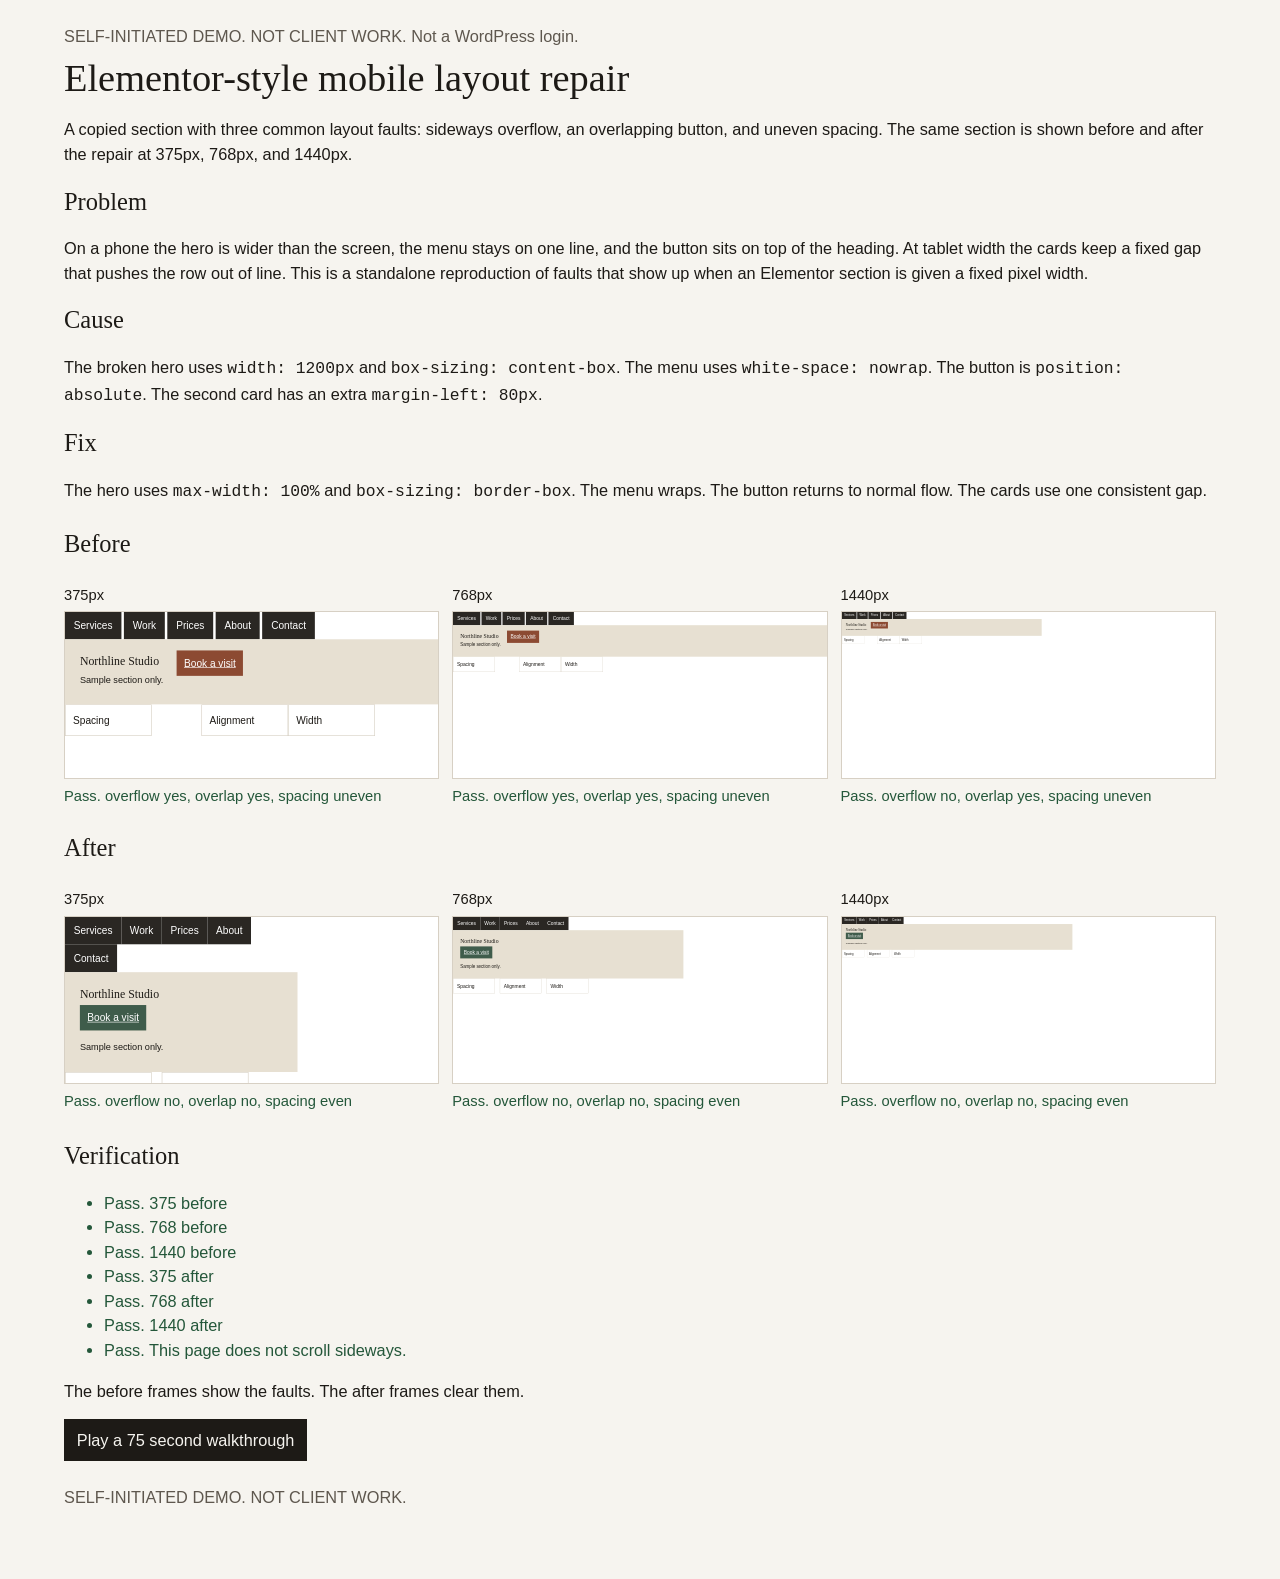
<file: index.html>
<!DOCTYPE html>
<html lang="en">
<head>
  <meta charset="utf-8">
  <meta name="viewport" content="width=device-width, initial-scale=1">
  <title>SELF-INITIATED DEMO — Elementor-style mobile layout repair</title>
  <link rel="stylesheet" href="styles.css">
</head>
<body>
  <a class="skip" href="#main">Skip to content</a>
  <header class="top">
    <p class="label">SELF-INITIATED DEMO. NOT CLIENT WORK. Not a WordPress login.</p>
    <h1>Elementor-style mobile layout repair</h1>
    <p>A copied section with three common layout faults: sideways overflow, an overlapping button, and uneven spacing. The same section is shown before and after the repair at 375px, 768px, and 1440px.</p>
  </header>
  <main id="main">
    <section class="wrap">
      <h2>Problem</h2>
      <p>On a phone the hero is wider than the screen, the menu stays on one line, and the button sits on top of the heading. At tablet width the cards keep a fixed gap that pushes the row out of line. This is a standalone reproduction of faults that show up when an Elementor section is given a fixed pixel width.</p>
      <h2>Cause</h2>
      <p>The broken hero uses <code>width: 1200px</code> and <code>box-sizing: content-box</code>. The menu uses <code>white-space: nowrap</code>. The button is <code>position: absolute</code>. The second card has an extra <code>margin-left: 80px</code>.</p>
      <h2>Fix</h2>
      <p>The hero uses <code>max-width: 100%</code> and <code>box-sizing: border-box</code>. The menu wraps. The button returns to normal flow. The cards use one consistent gap.</p>
    </section>
    <section class="wrap">
      <h2>Before</h2>
      <div class="board" id="before-board" data-mode="broken"></div>
      <h2>After</h2>
      <div class="board" id="after-board" data-mode="fixed"></div>
    </section>
    <section class="wrap">
      <h2>Verification</h2>
      <ul id="checks"></ul>
      <p id="summary"></p>
      <button type="button" id="play">Play a 75 second walkthrough</button>
      <p id="walk" aria-live="polite"></p>
    </section>
  </main>
  <footer class="wrap">
    <p>SELF-INITIATED DEMO. NOT CLIENT WORK.</p>
  </footer>
  <template id="site-template">
    <div class="site">
      <nav>
        <a href="#main">Services</a>
        <a href="#main">Work</a>
        <a href="#main">Prices</a>
        <a href="#main">About</a>
        <a href="#main">Contact</a>
      </nav>
      <div class="hero">
        <h3 class="title">Northline Studio</h3>
        <a class="cta" href="#main">Book a visit</a>
        <p>Sample section only.</p>
      </div>
      <div class="cards">
        <article>Spacing</article>
        <article class="shift">Alignment</article>
        <article>Width</article>
      </div>
    </div>
  </template>
  <script src="check.js"></script>
</body>
</html>
</file>
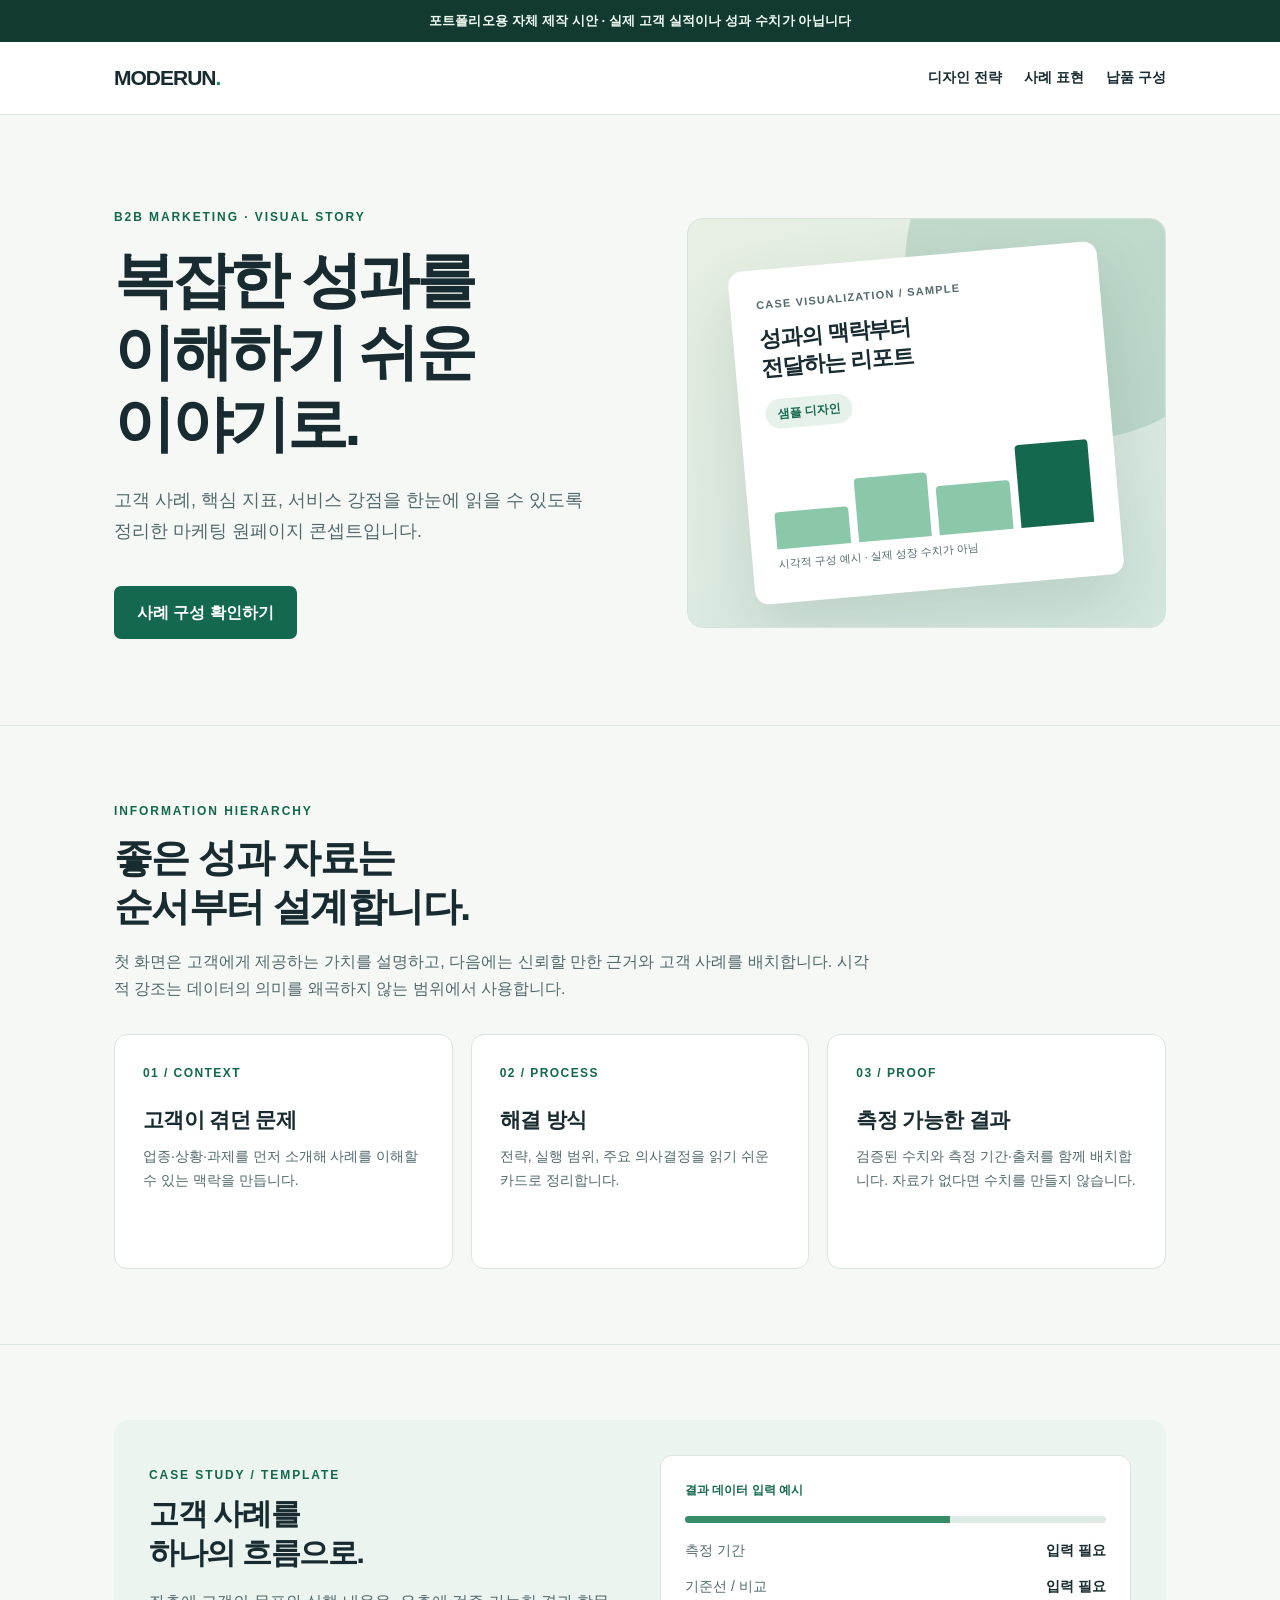
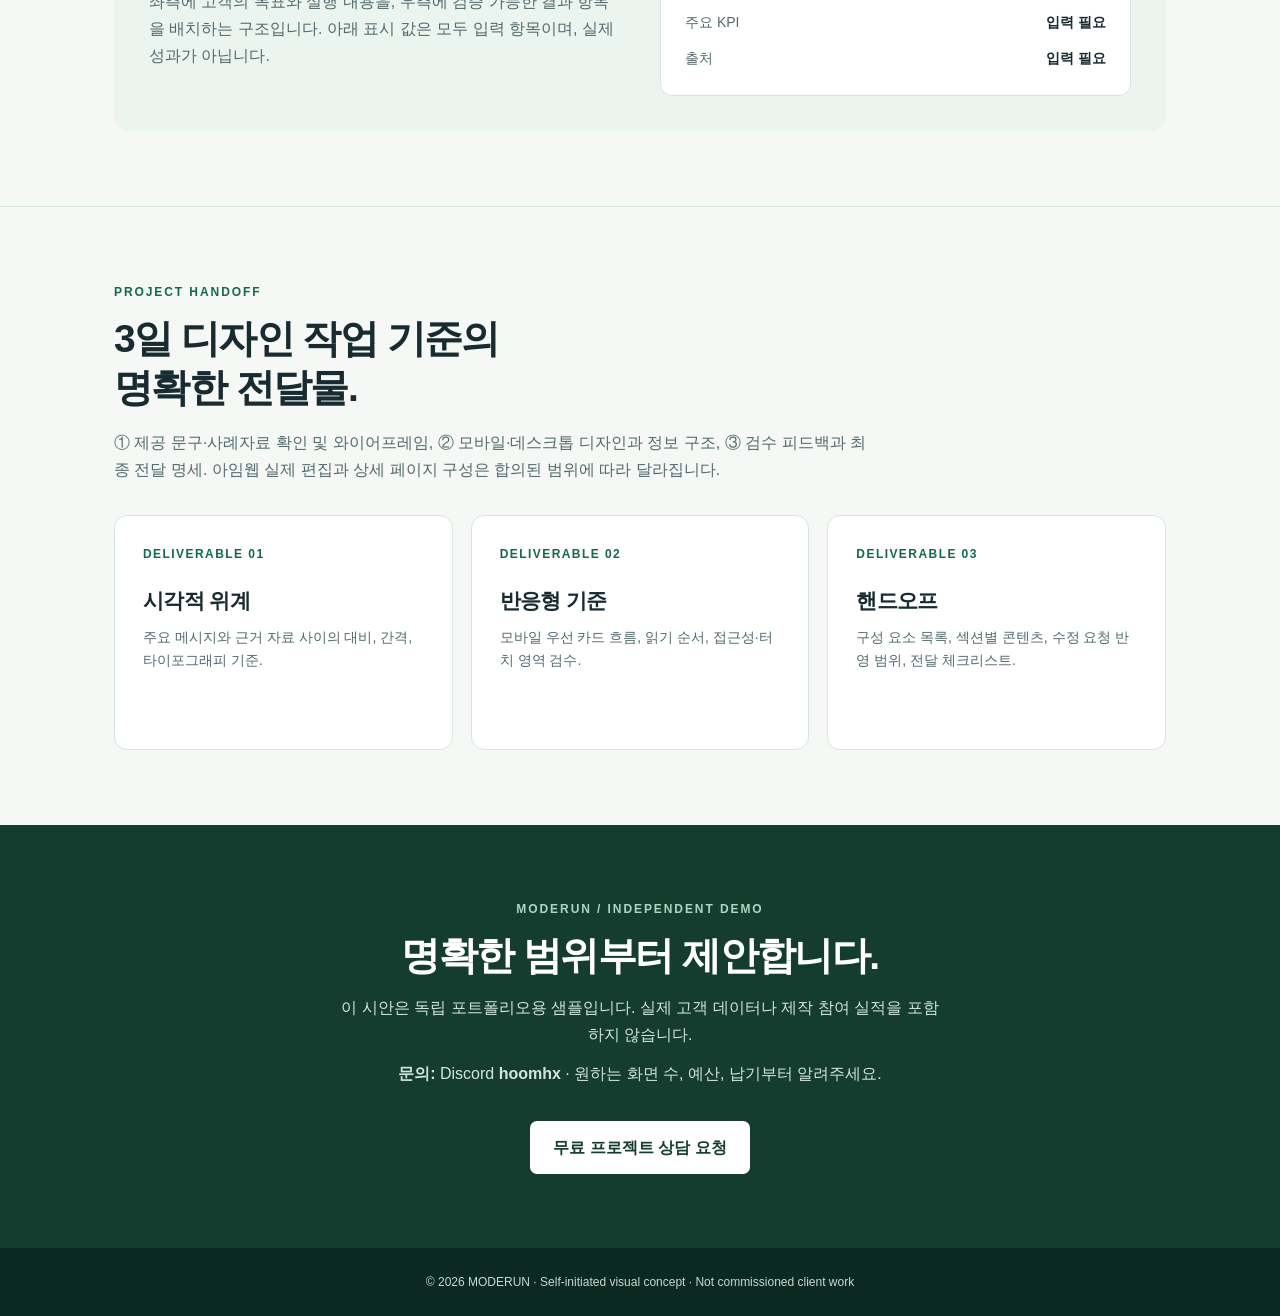
<file: samples/marketing-onepage-concept.html>
<!doctype html>
<html lang="ko">
<head>
<meta charset="utf-8">
<meta name="viewport" content="width=device-width, initial-scale=1">
<meta name="robots" content="noindex,nofollow">
<title>마케팅 성과형 원페이지 — 독립 콘셉트 샘플 | MODERUN</title>
<style>
:root{--ink:#182b30;--muted:#52696d;--line:#d9e5e1;--canvas:#f5f8f4;--accent:#14684f;--soft:#e6f2e9;--white:#fff}
*{box-sizing:border-box}
html{scroll-behavior:smooth}
body{margin:0;color:var(--ink);background:var(--canvas);font:16px/1.7 -apple-system,BlinkMacSystemFont,"Malgun Gothic",sans-serif}
a{color:inherit}
.skip{position:absolute;top:-100px;left:16px;background:#fff;padding:10px;z-index:99}
.skip:focus{top:16px}
.banner{background:#123a30;color:#f4fff6;padding:10px 22px;text-align:center;font-size:13px;font-weight:600;letter-spacing:.01em}
.wrap{max-width:1100px;margin:auto;padding:0 24px}
header{background:var(--white);border-bottom:1px solid var(--line)}
header .wrap{min-height:72px;display:flex;justify-content:space-between;align-items:center;gap:18px}
.brand{font-size:21px;font-weight:850;letter-spacing:-1px;text-decoration:none}
nav{display:flex;gap:22px;font-size:14px;font-weight:650}
nav a{text-decoration:none}
nav a:hover{text-decoration:underline;text-underline-offset:4px}
.hero{padding:92px 0 86px}
.grid{display:grid;grid-template-columns:1.03fr .97fr;align-items:center;gap:64px}
.eyebrow{font-size:12px;font-weight:750;letter-spacing:.16em;color:var(--accent)}
h1{font-size:clamp(33px,5vw,61px);letter-spacing:-.055em;line-height:1.18;margin:18px 0 24px;word-break:keep-all}
.subtitle{font-size:18px;color:var(--muted);max-width:490px;word-break:keep-all}
.btn{display:inline-flex;padding:13px 23px;background:var(--accent);color:white;border-radius:7px;text-decoration:none;font-weight:750;margin-top:21px;min-height:48px;align-items:center}
.btn:hover{background:#0f503e}
.hero-art{min-height:410px;position:relative;background:linear-gradient(150deg,#e8efe3,#d3e7df);border-radius:16px;overflow:hidden;border:1px solid #d4e4dd;display:flex;align-items:center;justify-content:center}
.hero-art::after{content:"";position:absolute;right:-90px;top:-130px;width:350px;height:350px;background:#a5cbb8;border-radius:50%;opacity:.55}
.sheet{position:relative;z-index:1;width:78%;max-width:370px;border-radius:14px;padding:26px;background:#fff;box-shadow:0 30px 65px #163d3024;transform:rotate(-5deg)}
.sheet .kicker{font-size:11px;color:var(--muted);font-weight:750;letter-spacing:.11em}
.sheet h2{font-size:22px;line-height:1.35;margin:10px 0 16px;letter-spacing:-1px}
.pill{display:inline-block;background:var(--soft);color:var(--accent);border-radius:40px;font-size:12px;font-weight:750;padding:5px 12px}
.figure{margin-top:20px;display:flex;align-items:flex-end;gap:8px;height:100px}
.bar{border-radius:4px 4px 0 0;width:25%;background:#8ac8a9}
.bar:nth-child(1){height:37%}.bar:nth-child(2){height:64%}.bar:nth-child(3){height:49%}.bar:nth-child(4){height:83%;background:var(--accent)}
.sheet small{color:var(--muted);font-size:11px}
section{padding:75px 0;border-top:1px solid var(--line)}
.section-title{font-size:clamp(27px,3.6vw,39px);letter-spacing:-.04em;line-height:1.25;margin:13px 0}
.lead{color:var(--muted);max-width:760px;margin:16px 0 32px}
.cards{display:grid;grid-template-columns:repeat(3,1fr);gap:18px}
.card{padding:28px;background:white;border:1px solid var(--line);border-radius:13px;min-height:235px}
.num{font-size:12px;font-weight:800;color:var(--accent);letter-spacing:.12em}
.card h3{font-size:21px;line-height:1.35;letter-spacing:-.03em;margin:23px 0 10px}
.card p{font-size:14px;color:var(--muted);margin:0}
.case{display:grid;grid-template-columns:1fr 1fr;gap:40px;align-items:center;padding:35px;background:#ecf4ef;border-radius:15px}
.sample-label{font-size:12px;color:var(--accent);font-weight:750}
.placeholder{background:#fff;border-radius:12px;border:1px solid var(--line);padding:24px}
.placeholder dl{display:grid;grid-template-columns:1fr auto;gap:12px 15px;font-size:14px;margin:0}
.placeholder dt{color:var(--muted)}.placeholder dd{margin:0;font-weight:750}
.bars{height:7px;background:#dfeae4;border-radius:10px;overflow:hidden;margin:16px 0}
.bars span{height:100%;width:63%;background:#388d68;display:block}
.case h3{font-size:30px;letter-spacing:-.045em;line-height:1.3;margin:8px 0}
.case p{color:var(--muted)}
.end{background:#143d30;color:#fff;text-align:center;padding:74px 24px}
.end p{color:#d3e5da;max-width:600px;margin:12px auto}
.end .btn{background:white;color:#143d30}
footer{background:#0c2921;color:#c5d8d1;text-align:center;padding:24px;font-size:12px}
:focus-visible{outline:3px solid #f2ab3f;outline-offset:4px}
@media(max-width:760px){.grid,.case{grid-template-columns:1fr;gap:35px}.cards{grid-template-columns:1fr}.hero{padding:60px 0}.hero-art{min-height:340px}.section-title{font-size:29px}nav{gap:12px;font-size:12px}header .wrap{min-height:64px}section{padding:54px 0}}
@media(prefers-reduced-motion:reduce){html{scroll-behavior:auto}}
</style>
</head>
<body>
<a class="skip" href="#main">본문으로 건너뛰기</a>
<div class="banner">포트폴리오용 자체 제작 시안 · 실제 고객 실적이나 성과 수치가 아닙니다</div>
<header><div class="wrap"><a class="brand" href="#top">MODERUN<span style="color:#1c8a65">.</span></a><nav aria-label="주요 탐색"><a href="#approach">디자인 전략</a><a href="#case">사례 표현</a><a href="#delivery">납품 구성</a></nav></div></header>
<main id="main">
<div class="hero" id="top"><div class="wrap grid"><div>
<div class="eyebrow">B2B MARKETING · VISUAL STORY</div>
<h1>복잡한 성과를<br>이해하기 쉬운<br>이야기로.</h1>
<p class="subtitle">고객 사례, 핵심 지표, 서비스 강점을 한눈에 읽을 수 있도록 정리한 마케팅 원페이지 콘셉트입니다.</p>
<a class="btn" href="#case">사례 구성 확인하기</a>
</div><div class="hero-art" aria-label="실제 데이터를 포함하지 않은 시각 구성 예시"><div class="sheet"><div class="kicker">CASE VISUALIZATION / SAMPLE</div><h2>성과의 맥락부터<br>전달하는 리포트</h2><span class="pill">샘플 디자인</span><div class="figure" aria-hidden="true"><div class="bar"></div><div class="bar"></div><div class="bar"></div><div class="bar"></div></div><small>시각적 구성 예시 · 실제 성장 수치가 아님</small></div></div></div></div>
<section id="approach"><div class="wrap"><div class="eyebrow">INFORMATION HIERARCHY</div><h2 class="section-title">좋은 성과 자료는<br>순서부터 설계합니다.</h2><p class="lead">첫 화면은 고객에게 제공하는 가치를 설명하고, 다음에는 신뢰할 만한 근거와 고객 사례를 배치합니다. 시각적 강조는 데이터의 의미를 왜곡하지 않는 범위에서 사용합니다.</p><div class="cards"><article class="card"><div class="num">01 / CONTEXT</div><h3>고객이 겪던 문제</h3><p>업종·상황·과제를 먼저 소개해 사례를 이해할 수 있는 맥락을 만듭니다.</p></article><article class="card"><div class="num">02 / PROCESS</div><h3>해결 방식</h3><p>전략, 실행 범위, 주요 의사결정을 읽기 쉬운 카드로 정리합니다.</p></article><article class="card"><div class="num">03 / PROOF</div><h3>측정 가능한 결과</h3><p>검증된 수치와 측정 기간·출처를 함께 배치합니다. 자료가 없다면 수치를 만들지 않습니다.</p></article></div></div></section>
<section id="case"><div class="wrap"><div class="case"><div><div class="eyebrow">CASE STUDY / TEMPLATE</div><h3>고객 사례를<br>하나의 흐름으로.</h3><p>좌측에 고객의 목표와 실행 내용을, 우측에 검증 가능한 결과 항목을 배치하는 구조입니다. 아래 표시 값은 모두 입력 항목이며, 실제 성과가 아닙니다.</p></div><div class="placeholder"><div class="sample-label">결과 데이터 입력 예시</div><div class="bars"><span></span></div><dl><dt>측정 기간</dt><dd>입력 필요</dd><dt>기준선 / 비교</dt><dd>입력 필요</dd><dt>주요 KPI</dt><dd>입력 필요</dd><dt>출처</dt><dd>입력 필요</dd></dl></div></div></div></section>
<section id="delivery"><div class="wrap"><div class="eyebrow">PROJECT HANDOFF</div><h2 class="section-title">3일 디자인 작업 기준의<br>명확한 전달물.</h2><p class="lead">① 제공 문구·사례자료 확인 및 와이어프레임, ② 모바일·데스크톱 디자인과 정보 구조, ③ 검수 피드백과 최종 전달 명세. 아임웹 실제 편집과 상세 페이지 구성은 합의된 범위에 따라 달라집니다.</p><div class="cards"><article class="card"><div class="num">DELIVERABLE 01</div><h3>시각적 위계</h3><p>주요 메시지와 근거 자료 사이의 대비, 간격, 타이포그래피 기준.</p></article><article class="card"><div class="num">DELIVERABLE 02</div><h3>반응형 기준</h3><p>모바일 우선 카드 흐름, 읽기 순서, 접근성·터치 영역 검수.</p></article><article class="card"><div class="num">DELIVERABLE 03</div><h3>핸드오프</h3><p>구성 요소 목록, 섹션별 콘텐츠, 수정 요청 반영 범위, 전달 체크리스트.</p></article></div></div></section>
</main>
<div class="end"><div class="eyebrow" style="color:#a8d8c0">MODERUN / INDEPENDENT DEMO</div><h2 class="section-title">명확한 범위부터 제안합니다.</h2><p>이 시안은 독립 포트폴리오용 샘플입니다. 실제 고객 데이터나 제작 참여 실적을 포함하지 않습니다.</p><p><strong>문의:</strong> Discord <strong>hoomhx</strong> · 원하는 화면 수, 예산, 납기부터 알려주세요.</p><a class="btn" href="https://github.com/vastdeep0612-png/responsive-layout-fix-demo/issues/new/choose">무료 프로젝트 상담 요청</a></div>
<footer>© 2026 MODERUN · Self-initiated visual concept · Not commissioned client work</footer>
</body></html>
</file>
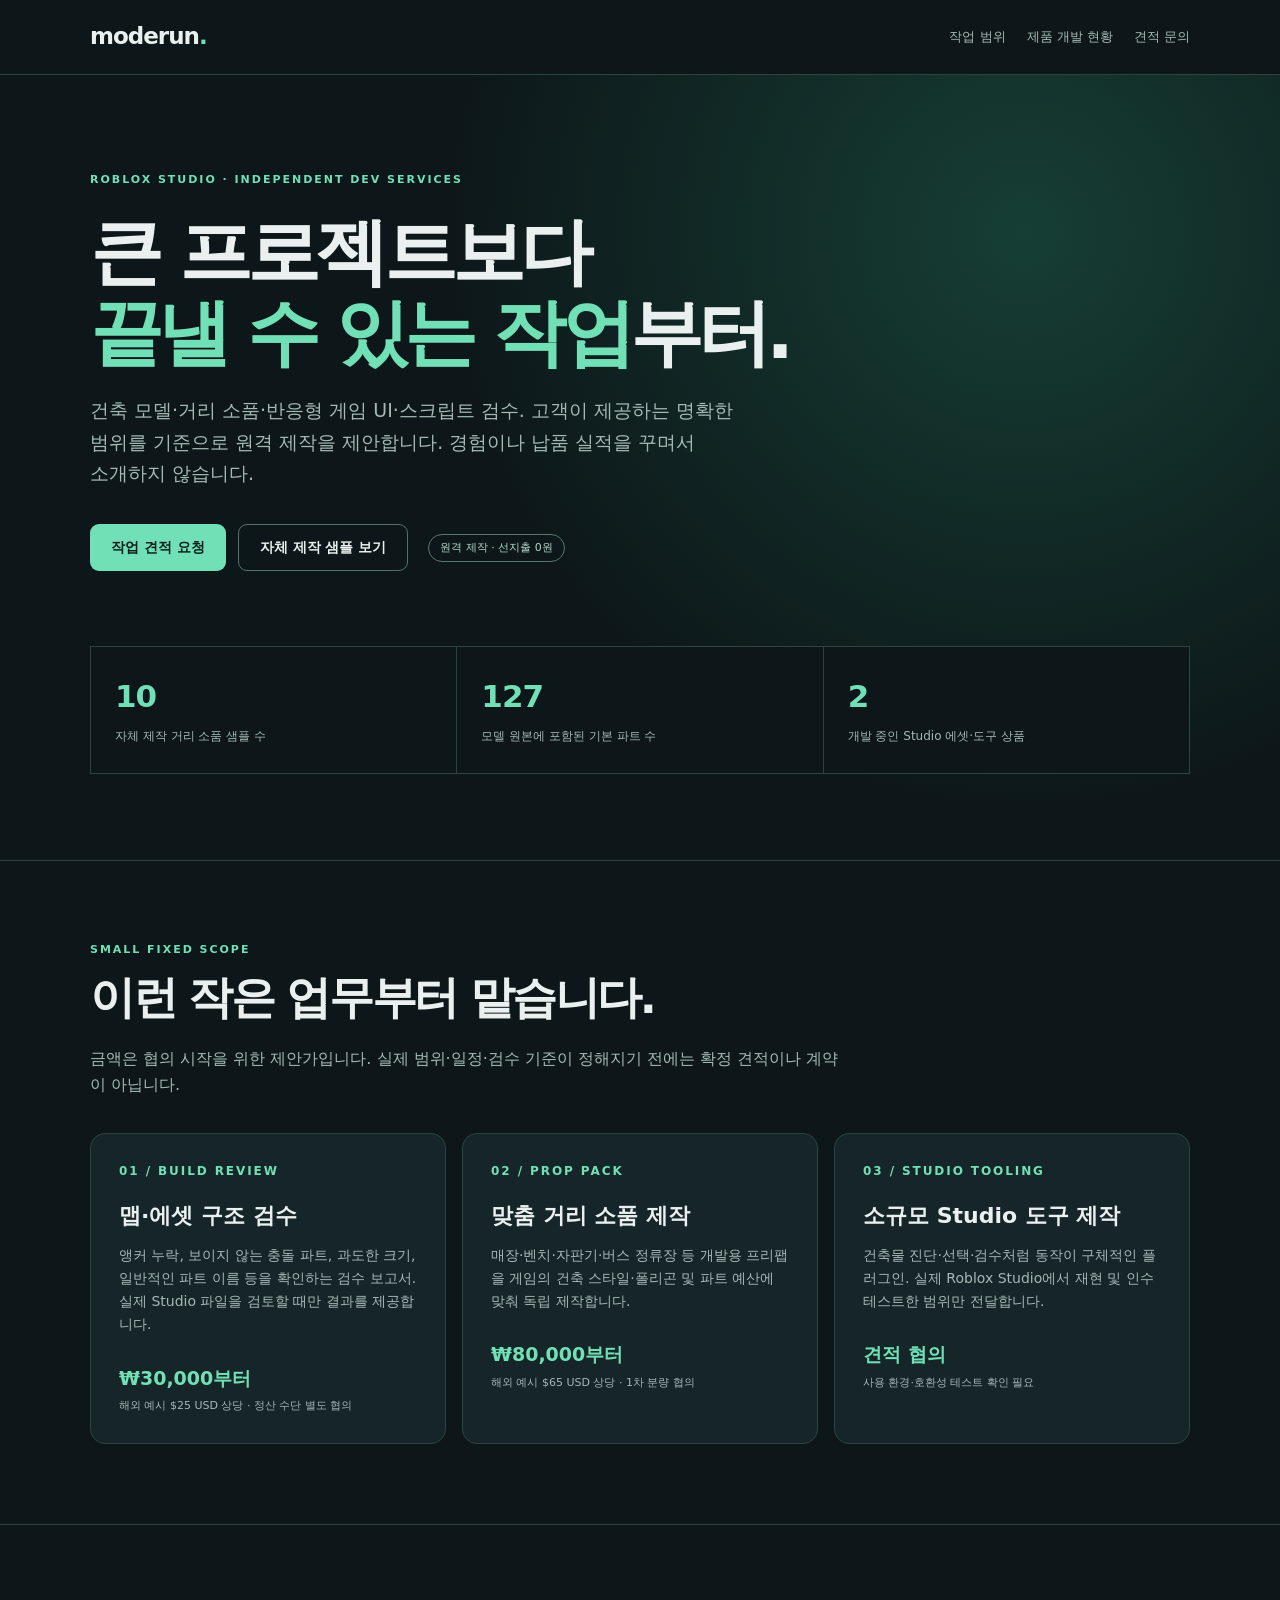
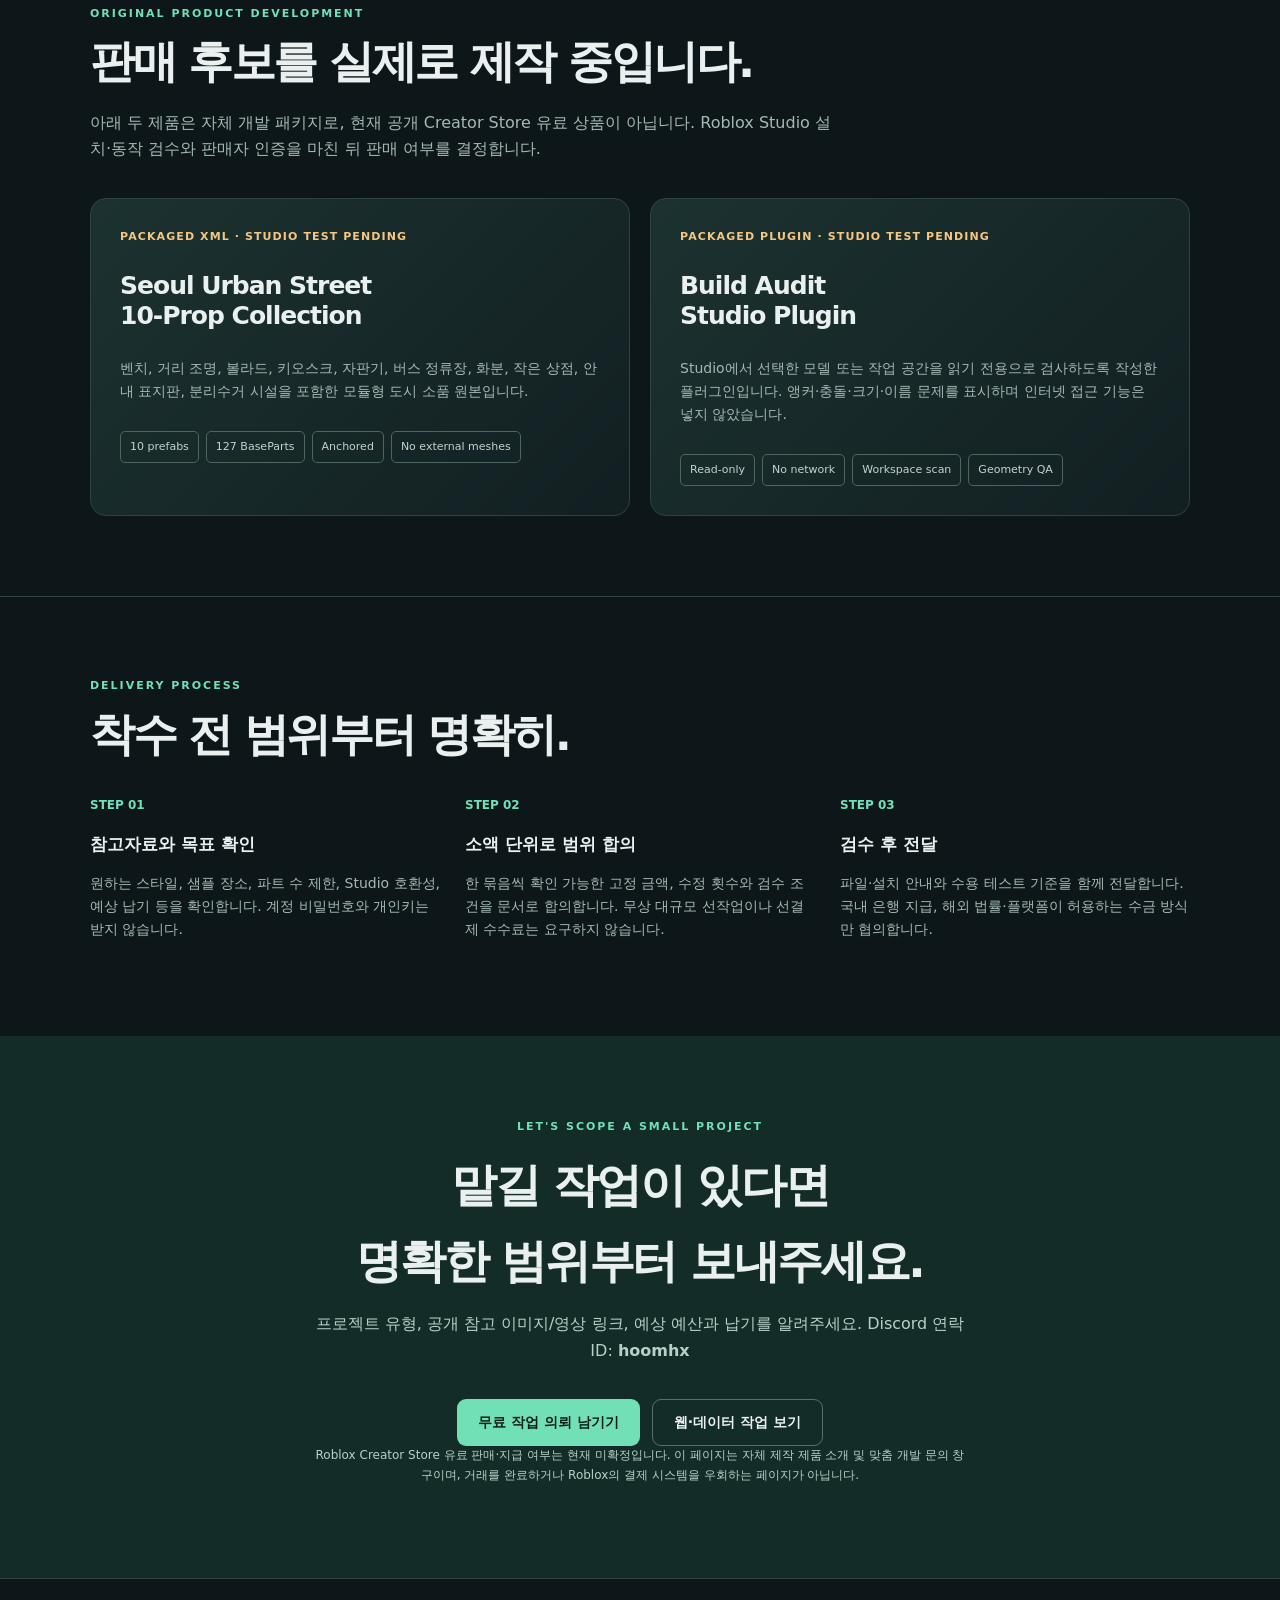
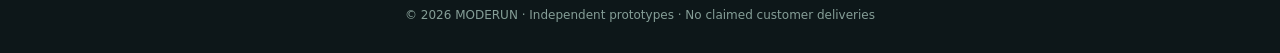
<file: samples/roblox-studio-services.html>
<!doctype html>
<html lang="ko">
<head>
<meta charset="utf-8">
<meta name="viewport" content="width=device-width, initial-scale=1">
<meta name="description" content="MODERUN Roblox Studio: 소규모 맵 소품 제작, 건축물 검수, 게임 UI 수정 및 데이터 자동화 견적. 자체 제작 샘플 제공.">
<title>Roblox Studio 작업 의뢰 | MODERUN</title>
<style>
:root{--ink:#e9f0ef;--muted:#a4b9b5;--line:#2c4540;--canvas:#0d1719;--panel:#162528;--accent:#71e0b6;--warm:#f7c781}
*{box-sizing:border-box}
html{scroll-behavior:smooth}
body{margin:0;background:var(--canvas);color:var(--ink);font:16px/1.65 -apple-system,BlinkMacSystemFont,"Malgun Gothic",system-ui,sans-serif}
a{color:inherit}
.wrap{width:min(1100px,calc(100% - 40px));margin:auto}
.skip{position:absolute;left:12px;top:-100px;background:#fff;color:#000;padding:10px;z-index:20}
.skip:focus{top:12px}
nav{border-bottom:1px solid var(--line);background:#0d1719ee}
nav .wrap{display:flex;align-items:center;justify-content:space-between;min-height:74px;gap:20px}
.logo{font-weight:850;font-size:23px;letter-spacing:-1px;text-decoration:none}
.logo span{color:var(--accent)}
.links{display:flex;gap:21px;font-size:13px}
.links a{text-decoration:none;color:var(--muted)}
.links a:hover{color:var(--ink)}
.hero{padding:96px 0 86px;background:radial-gradient(circle at 80% 20%,#163e35 0,#0d1719 48%)}
.kicker{font-size:11px;letter-spacing:.18em;color:var(--accent);font-weight:800;text-transform:uppercase}
.hero h1{font-size:clamp(40px,6vw,73px);line-height:1.11;letter-spacing:-.065em;margin:22px 0}
.hero h1 em{font-style:normal;color:var(--accent)}
.hero .desc{color:var(--muted);max-width:660px;font-size:19px;word-break:keep-all}
.actions{display:flex;align-items:center;gap:12px;flex-wrap:wrap;margin-top:35px}
.btn{display:inline-flex;align-items:center;justify-content:center;min-height:47px;padding:11px 21px;border-radius:9px;font-weight:750;text-decoration:none;font-size:14px}
.primary{background:var(--accent);color:#0d211a}
.secondary{border:1px solid #527368;color:var(--ink)}
.badge{display:inline-block;margin-left:8px;font-size:11px;border:1px solid #54776e;border-radius:99px;color:#b4d8cc;padding:4px 11px}
.kpis{display:grid;grid-template-columns:repeat(3,1fr);gap:1px;margin-top:75px;background:var(--line);border:1px solid var(--line)}
.kpis>div{padding:24px;background:var(--canvas)}
.kpis strong{font-size:31px;color:var(--accent);display:block;letter-spacing:-1px}
.kpis span{font-size:12px;color:var(--muted)}
section{padding:80px 0;border-top:1px solid var(--line)}
.section-title{font-size:clamp(28px,3.8vw,45px);margin:12px 0 20px;letter-spacing:-.055em;line-height:1.22}
.lead{color:var(--muted);max-width:750px}
.cards{display:grid;grid-template-columns:repeat(3,1fr);gap:16px;margin-top:34px}
.card{padding:28px;background:var(--panel);border:1px solid var(--line);border-radius:15px;min-height:275px}
.card .index{font-size:12px;color:var(--accent);font-weight:750;letter-spacing:.16em}
.card h3{font-size:22px;line-height:1.26;margin:21px 0 12px}
.card p{color:var(--muted);font-size:14px}
.price{font-size:19px;font-weight:800;color:var(--accent);margin-top:26px}
.small{font-size:11px;color:var(--muted);margin-top:3px}
.demo{display:grid;grid-template-columns:1fr 1fr;gap:20px;margin-top:35px}
.demo article{background:linear-gradient(135deg,#1c3230,#121f22);border:1px solid var(--line);border-radius:16px;padding:29px;min-height:290px}
.tag{font-size:11px;color:var(--warm);letter-spacing:.1em;font-weight:750}
.demo h3{font-size:25px;letter-spacing:-.04em;line-height:1.22}
.demo p{color:var(--muted);font-size:14px}
.tags{display:flex;flex-wrap:wrap;gap:7px;margin-top:28px}
.tags span{border:1px solid #4d665e;border-radius:5px;padding:6px 9px;font-size:11px;color:#c2d4ce}
.process{display:grid;grid-template-columns:repeat(3,1fr);gap:25px;margin-top:34px}
.process strong{display:block;font-size:17px;margin:14px 0 9px}
.process p{color:var(--muted);font-size:14px}
.num{color:var(--accent);font-size:12px;font-weight:800}
.contact{background:#142c27;padding:82px 0;text-align:center}
.contact h2{font-size:clamp(29px,4vw,46px);letter-spacing:-.05em;margin:12px 0}
.contact p{color:#b7d1c8;max-width:650px;margin:0 auto 10px}
.notice{font-size:12px;color:var(--muted);margin-top:26px}
footer{padding:27px;color:#859e97;text-align:center;font-size:12px;border-top:1px solid var(--line)}
:focus-visible{outline:3px solid var(--warm);outline-offset:3px}
@media(max-width:730px){.hero{padding:65px 0}.cards,.process,.kpis,.demo{grid-template-columns:1fr}.links{gap:10px;font-size:11px}.kpis{margin-top:47px}section{padding:60px 0}.card{min-height:230px}}
@media(prefers-reduced-motion:reduce){html{scroll-behavior:auto}}
</style>
</head>
<body>
<a class="skip" href="#main">본문으로 건너뛰기</a>
<nav><div class="wrap"><a class="logo" href="#main">moderun<span>.</span></a><div class="links"><a href="#services">작업 범위</a><a href="#products">제품 개발 현황</a><a href="#contact">견적 문의</a></div></div></nav>
<main id="main">
<div class="hero"><div class="wrap">
<div class="kicker">ROBLOX STUDIO · INDEPENDENT DEV SERVICES</div>
<h1>큰 프로젝트보다<br><em>끝낼 수 있는 작업</em>부터.</h1>
<p class="desc">건축 모델·거리 소품·반응형 게임 UI·스크립트 검수. 고객이 제공하는 명확한 범위를 기준으로 원격 제작을 제안합니다. 경험이나 납품 실적을 꾸며서 소개하지 않습니다.</p>
<div class="actions"><a class="btn primary" href="#contact">작업 견적 요청</a><a class="btn secondary" href="#products">자체 제작 샘플 보기</a><span class="badge">원격 제작 · 선지출 0원</span></div>
<div class="kpis"><div><strong>10</strong><span>자체 제작 거리 소품 샘플 수</span></div><div><strong>127</strong><span>모델 원본에 포함된 기본 파트 수</span></div><div><strong>2</strong><span>개발 중인 Studio 에셋·도구 상품</span></div></div>
</div></div>
<section id="services"><div class="wrap"><div class="kicker">SMALL FIXED SCOPE</div><h2 class="section-title">이런 작은 업무부터 맡습니다.</h2><p class="lead">금액은 협의 시작을 위한 제안가입니다. 실제 범위·일정·검수 기준이 정해지기 전에는 확정 견적이나 계약이 아닙니다.</p>
<div class="cards">
<article class="card"><div class="index">01 / BUILD REVIEW</div><h3>맵·에셋 구조 검수</h3><p>앵커 누락, 보이지 않는 충돌 파트, 과도한 크기, 일반적인 파트 이름 등을 확인하는 검수 보고서. 실제 Studio 파일을 검토할 때만 결과를 제공합니다.</p><div class="price">₩30,000부터</div><div class="small">해외 예시 $25 USD 상당 · 정산 수단 별도 협의</div></article>
<article class="card"><div class="index">02 / PROP PACK</div><h3>맞춤 거리 소품 제작</h3><p>매장·벤치·자판기·버스 정류장 등 개발용 프리팹을 게임의 건축 스타일·폴리곤 및 파트 예산에 맞춰 독립 제작합니다.</p><div class="price">₩80,000부터</div><div class="small">해외 예시 $65 USD 상당 · 1차 분량 협의</div></article>
<article class="card"><div class="index">03 / STUDIO TOOLING</div><h3>소규모 Studio 도구 제작</h3><p>건축물 진단·선택·검수처럼 동작이 구체적인 플러그인. 실제 Roblox Studio에서 재현 및 인수 테스트한 범위만 전달합니다.</p><div class="price">견적 협의</div><div class="small">사용 환경·호환성 테스트 확인 필요</div></article>
</div></div></section>
<section id="products"><div class="wrap"><div class="kicker">ORIGINAL PRODUCT DEVELOPMENT</div><h2 class="section-title">판매 후보를 실제로 제작 중입니다.</h2><p class="lead">아래 두 제품은 자체 개발 패키지로, 현재 공개 Creator Store 유료 상품이 아닙니다. Roblox Studio 설치·동작 검수와 판매자 인증을 마친 뒤 판매 여부를 결정합니다.</p>
<div class="demo">
<article><div class="tag">PACKAGED XML · STUDIO TEST PENDING</div><h3>Seoul Urban Street<br>10-Prop Collection</h3><p>벤치, 거리 조명, 볼라드, 키오스크, 자판기, 버스 정류장, 화분, 작은 상점, 안내 표지판, 분리수거 시설을 포함한 모듈형 도시 소품 원본입니다.</p><div class="tags"><span>10 prefabs</span><span>127 BaseParts</span><span>Anchored</span><span>No external meshes</span></div></article>
<article><div class="tag">PACKAGED PLUGIN · STUDIO TEST PENDING</div><h3>Build Audit<br>Studio Plugin</h3><p>Studio에서 선택한 모델 또는 작업 공간을 읽기 전용으로 검사하도록 작성한 플러그인입니다. 앵커·충돌·크기·이름 문제를 표시하며 인터넷 접근 기능은 넣지 않았습니다.</p><div class="tags"><span>Read-only</span><span>No network</span><span>Workspace scan</span><span>Geometry QA</span></div></article>
</div></div></section>
<section><div class="wrap"><div class="kicker">DELIVERY PROCESS</div><h2 class="section-title">착수 전 범위부터 명확히.</h2><div class="process">
<div><div class="num">STEP 01</div><strong>참고자료와 목표 확인</strong><p>원하는 스타일, 샘플 장소, 파트 수 제한, Studio 호환성, 예상 납기 등을 확인합니다. 계정 비밀번호와 개인키는 받지 않습니다.</p></div>
<div><div class="num">STEP 02</div><strong>소액 단위로 범위 합의</strong><p>한 묶음씩 확인 가능한 고정 금액, 수정 횟수와 검수 조건을 문서로 합의합니다. 무상 대규모 선작업이나 선결제 수수료는 요구하지 않습니다.</p></div>
<div><div class="num">STEP 03</div><strong>검수 후 전달</strong><p>파일·설치 안내와 수용 테스트 기준을 함께 전달합니다. 국내 은행 지급, 해외 법률·플랫폼이 허용하는 수금 방식만 협의합니다.</p></div>
</div></div></section>
<div id="contact" class="contact"><div class="wrap"><div class="kicker">LET'S SCOPE A SMALL PROJECT</div><h2>맡길 작업이 있다면<br>명확한 범위부터 보내주세요.</h2><p>프로젝트 유형, 공개 참고 이미지/영상 링크, 예상 예산과 납기를 알려주세요. Discord 연락 ID: <strong>hoomhx</strong></p><div class="actions" style="justify-content:center"><a class="btn primary" href="https://github.com/vastdeep0612-png/responsive-layout-fix-demo/issues/new/choose">무료 작업 의뢰 남기기</a><a class="btn secondary" href="../SERVICES_KR_EN.md">웹·데이터 작업 보기</a></div><p class="notice">Roblox Creator Store 유료 판매·지급 여부는 현재 미확정입니다. 이 페이지는 자체 제작 제품 소개 및 맞춤 개발 문의 창구이며, 거래를 완료하거나 Roblox의 결제 시스템을 우회하는 페이지가 아닙니다.</p></div></div>
</main>
<footer>© 2026 MODERUN · Independent prototypes · No claimed customer deliveries</footer>
</body></html>
</file>
<file: styles.css>
:root {
  --paper: #f6f4ef;
  --ink: #1d1a16;
  --muted: #5e574e;
  --line: #d7d0c4;
  --bad: #8a2a22;
  --good: #24573a;
}

* { box-sizing: border-box; }

html, body { max-width: 100%; overflow-x: clip; }

body {
  margin: 0;
  background: var(--paper);
  color: var(--ink);
  font: 1.02rem/1.5 "Segoe UI", sans-serif;
}

.skip {
  position: absolute;
  left: 0.75rem;
  top: -3rem;
  background: var(--ink);
  color: var(--paper);
  padding: 0.35rem 0.6rem;
}

.skip:focus { top: 0.75rem; }

.wrap { width: min(72rem, calc(100% - 2rem)); margin: 0 auto 1.5rem; }

.top { width: min(72rem, calc(100% - 2rem)); margin: 1.5rem auto 0; }

.label { color: var(--muted); margin: 0 0 0.4rem; }

h1, h2, h3 { font-family: Georgia, "Times New Roman", serif; font-weight: 500; line-height: 1.2; }

h1 { font-size: clamp(1.7rem, 3vw, 2.5rem); margin: 0 0 0.6rem; }

.board {
  display: grid;
  grid-template-columns: repeat(3, minmax(0, 1fr));
  gap: 0.8rem;
  margin-bottom: 1.2rem;
}

.slot { min-width: 0; }

.slot p { margin: 0.35rem 0; font-size: 0.92rem; }

.frame {
  height: 168px;
  overflow: hidden;
  border: 1px solid var(--line);
  background: #fff;
}

.screen { transform-origin: top left; }

.screen[data-width="375"] { width: 375px; transform: scale(0.62); }
.screen[data-width="768"] { width: 768px; transform: scale(0.3); }
.screen[data-width="1440"] { width: 1440px; transform: scale(0.16); }

.site nav a {
  display: inline-block;
  padding: 10px 14px;
  background: #2a2723;
  color: #fff;
  text-decoration: none;
}

.screen[data-mode="broken"] nav { white-space: nowrap; }

.screen[data-mode="fixed"] nav { display: flex; flex-wrap: wrap; }

.hero { position: relative; background: #e7e0d2; padding: 24px; }

.screen[data-mode="broken"] .hero {
  width: 1200px;
  box-sizing: content-box;
}

.screen[data-mode="fixed"] .hero {
  width: auto;
  max-width: 100%;
  box-sizing: border-box;
}

.title { margin: 0 0 0.4rem; }

.screen[data-mode="broken"] .cta {
  position: absolute;
  top: 18px;
  left: 180px;
  background: #8c4a32;
  color: #fff;
  padding: 8px 12px;
}

.screen[data-mode="fixed"] .cta {
  position: static;
  display: inline-block;
  margin: 0 0 0.6rem;
  background: #3f5c4b;
  color: #fff;
  padding: 8px 12px;
}

.cards { display: flex; }
.cards article { background: #fff; border: 1px solid var(--line); padding: 12px; min-width: 140px; }

.screen[data-mode="broken"] .shift { margin-left: 80px; }
.screen[data-mode="fixed"] .cards { gap: 16px; flex-wrap: wrap; }
.screen[data-mode="fixed"] .shift { margin-left: 0; }

.pass { color: var(--good); }
.fail { color: var(--bad); }

button {
  font: inherit;
  background: var(--ink);
  color: var(--paper);
  border: 0;
  padding: 0.55rem 0.8rem;
}

button:focus-visible, a:focus-visible { outline: 2px solid var(--ink); outline-offset: 2px; }

footer { color: var(--muted); padding-bottom: 2rem; }

@media (max-width: 800px) {
  .board { grid-template-columns: 1fr; }
}
</file>
